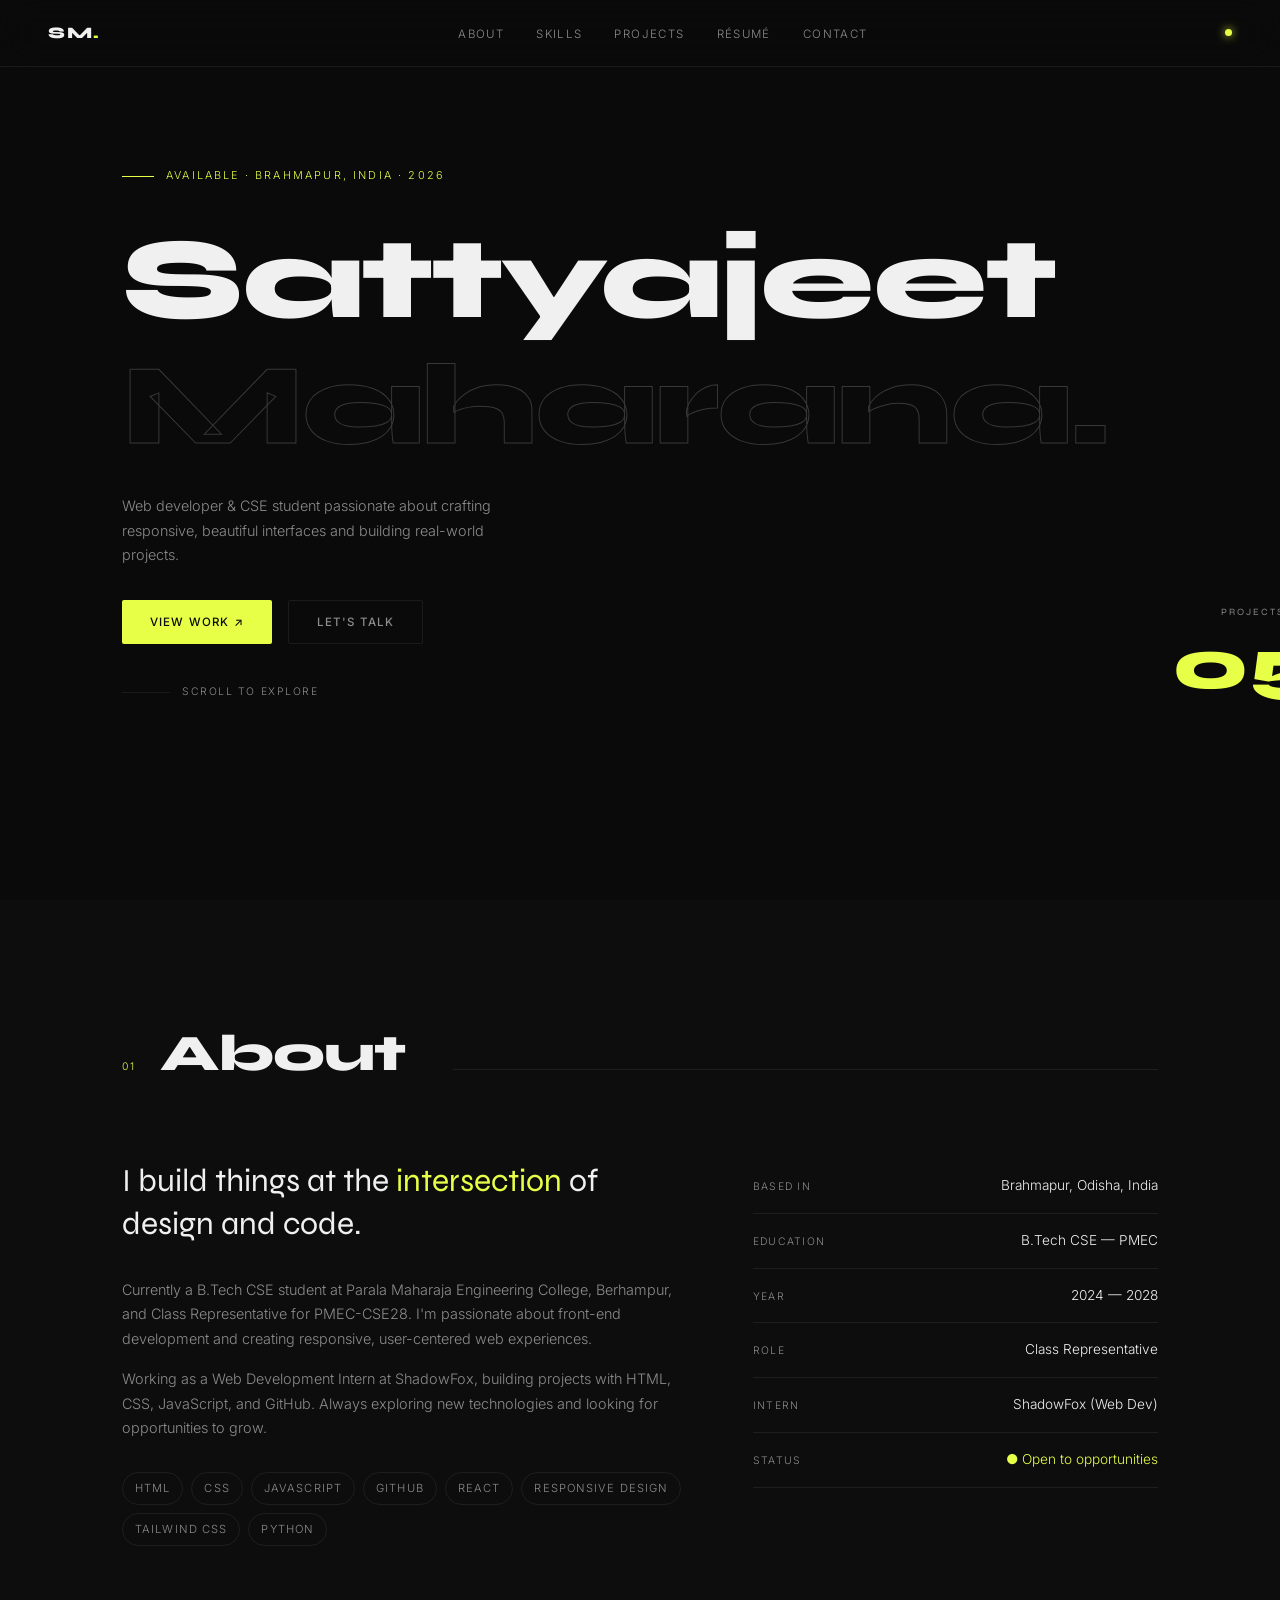
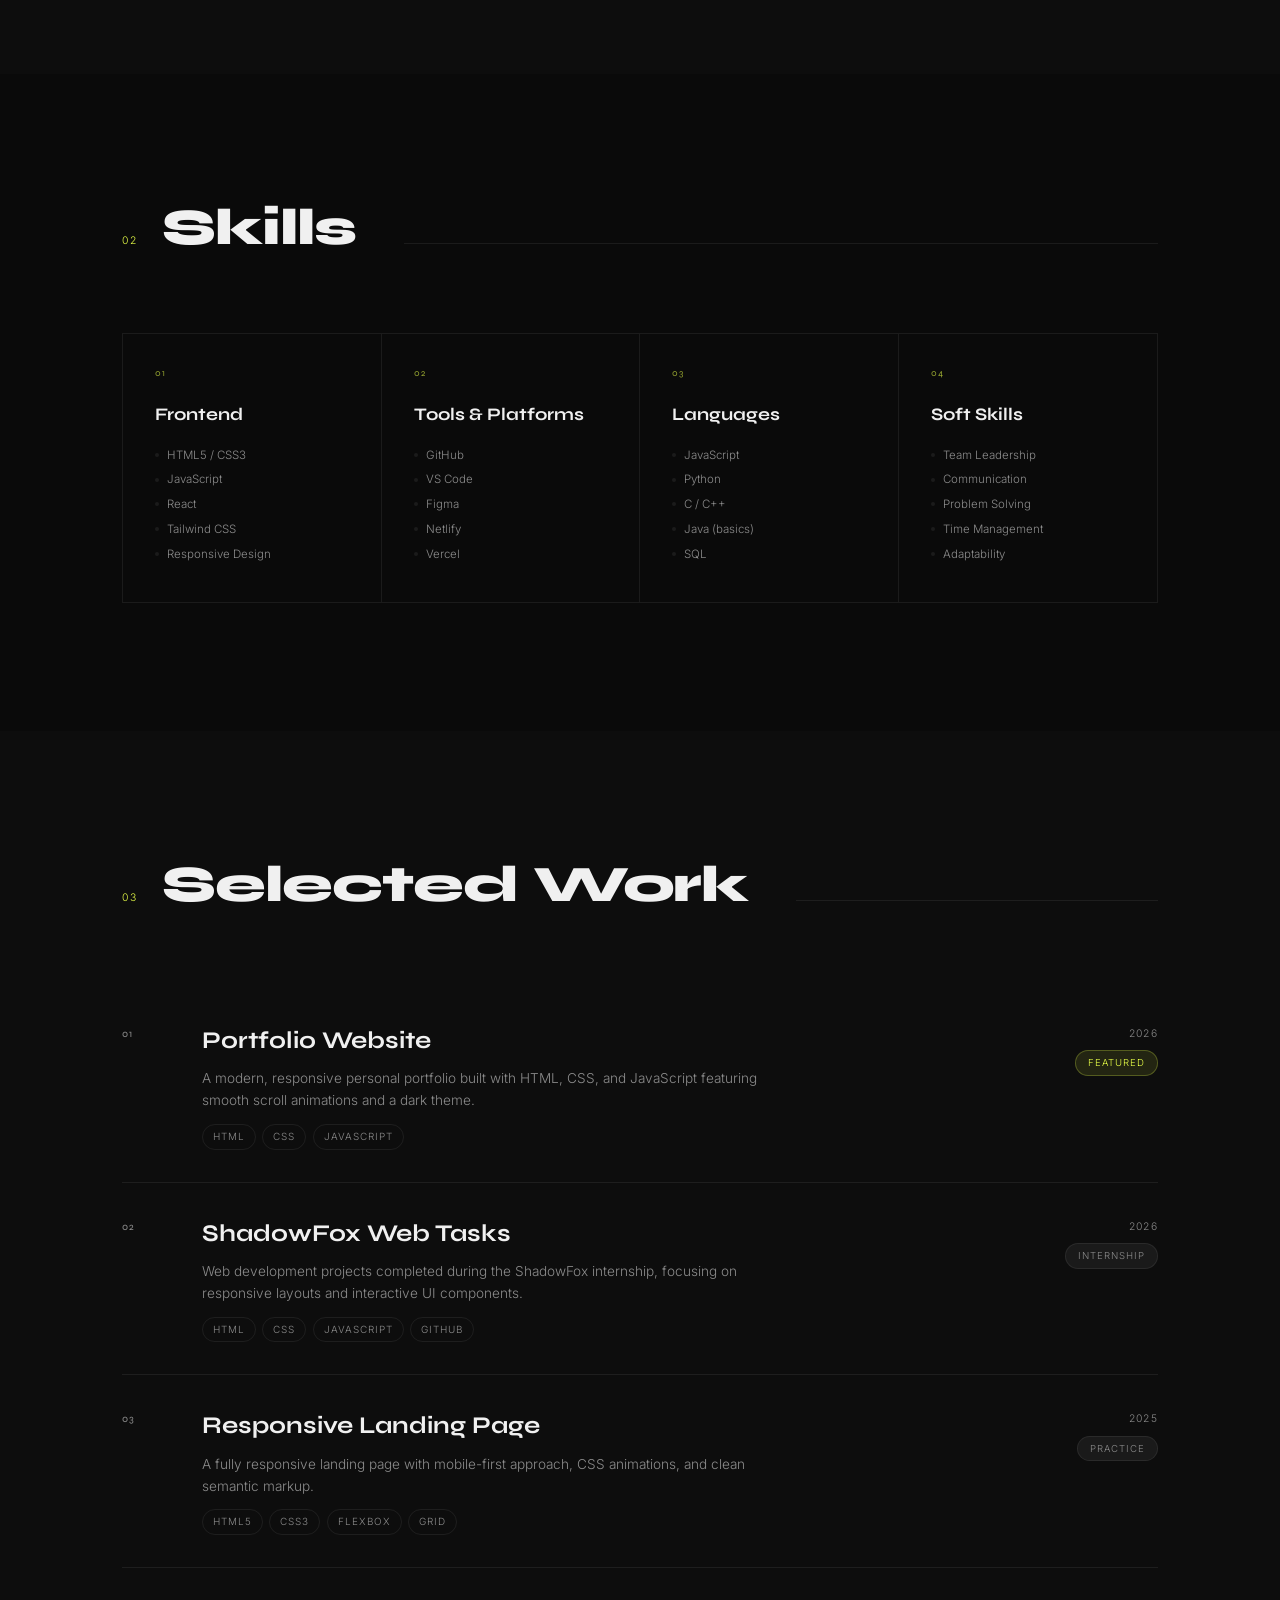
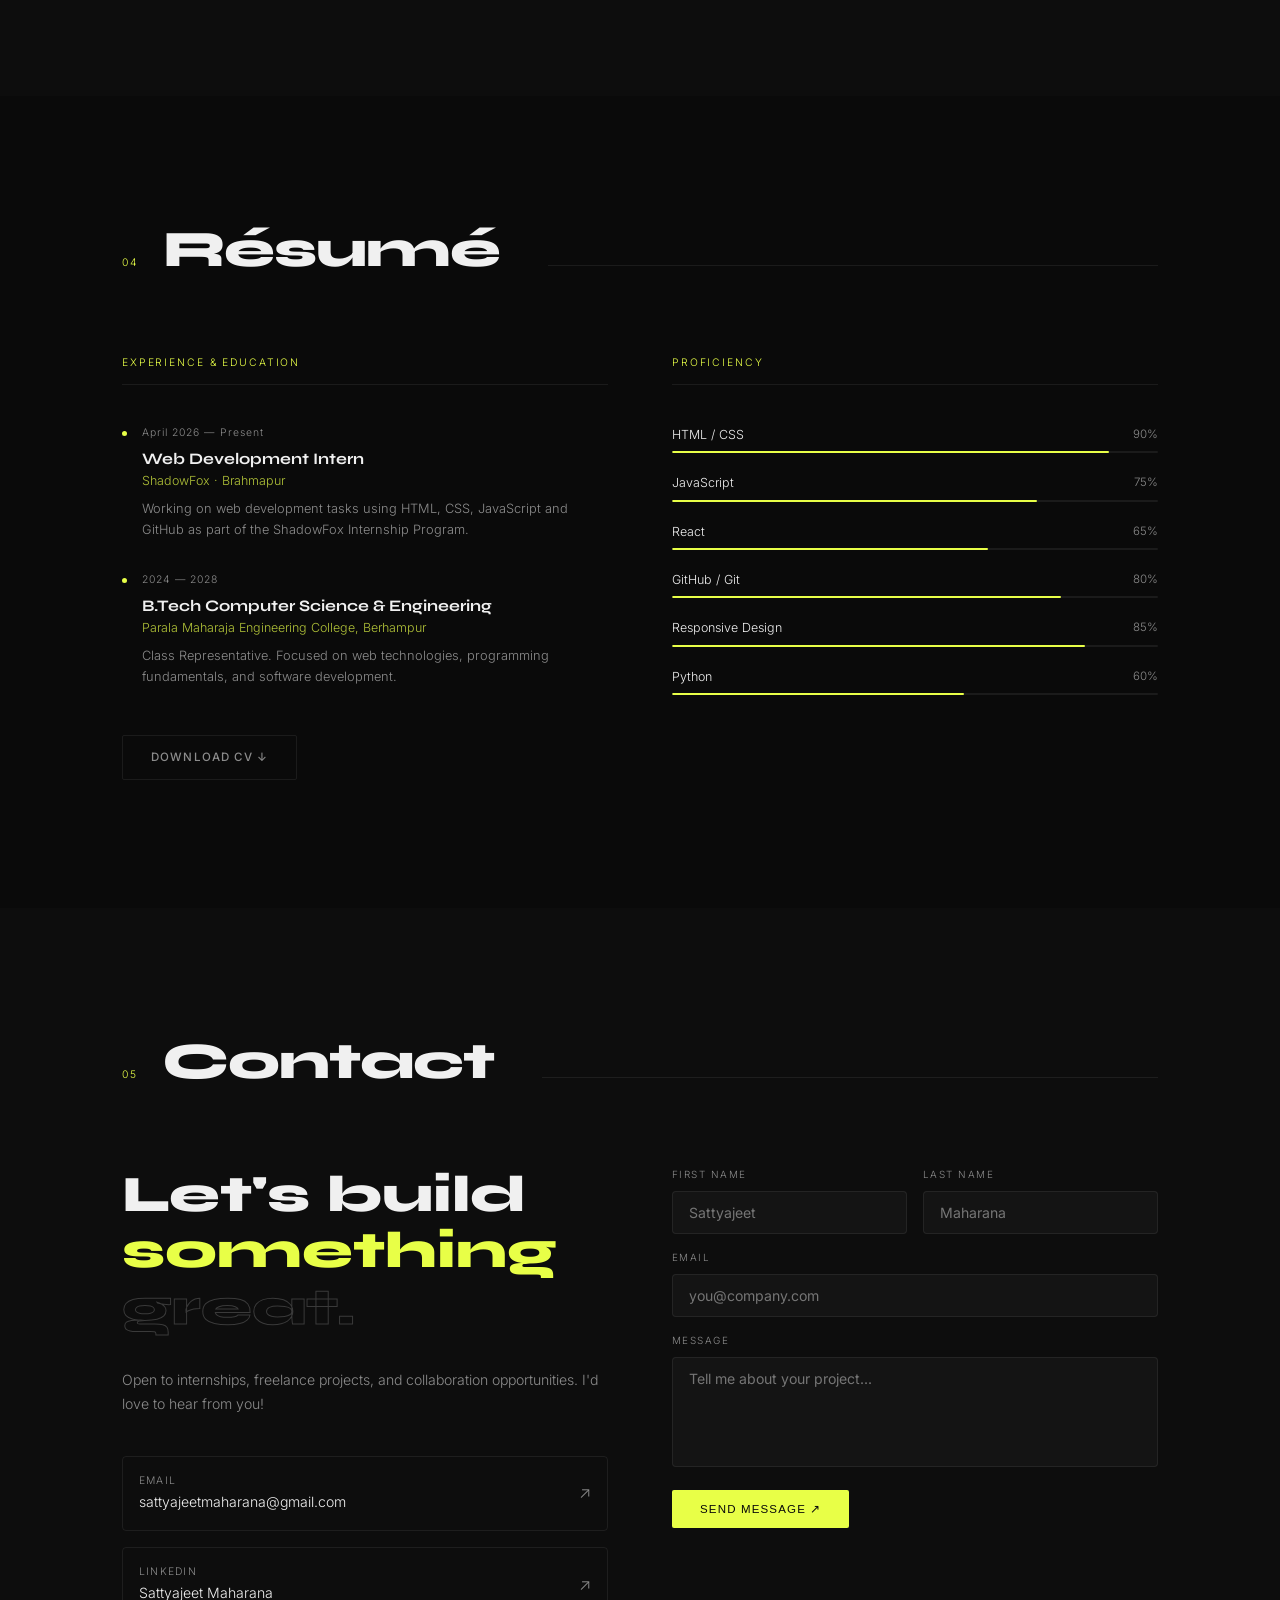
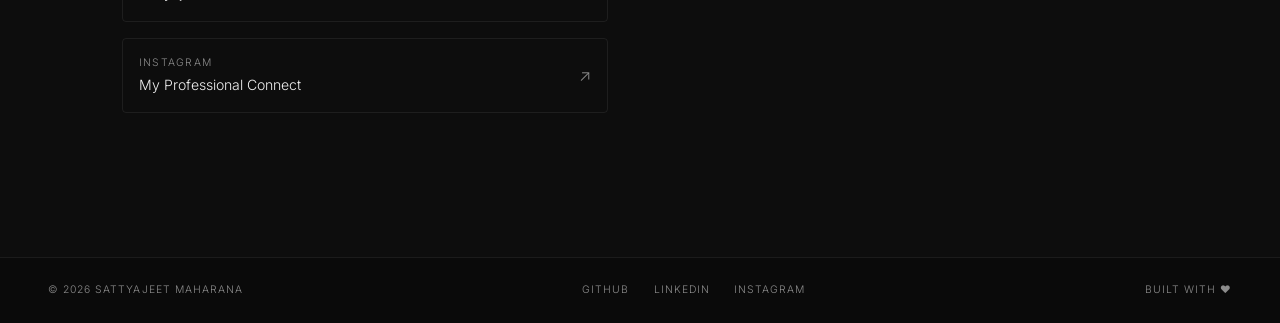
<file: index.html>
<!DOCTYPE html>
<html lang="en">
<head>
  <meta charset="UTF-8" />
  <meta name="viewport" content="width=device-width, initial-scale=1.0" />
  <title>Sattyajeet Maharana | Web Developer</title>
  <meta name="description" content="Portfolio of Sattyajeet Maharana - Web Developer & CSE Student at PMEC Berhampur" />
  <link rel="stylesheet" href="style.css" />
</head>
<body>

<!-- NAV -->
<nav>
  <a href="#hero" class="logo">SM<span>.</span></a>
  <button class="hamburger" onclick="document.querySelector('.nav-links').classList.toggle('open')" aria-label="Menu">
    <span></span><span></span><span></span>
  </button>
  <ul class="nav-links">
    <li><a href="#about">About</a></li>
    <li><a href="#skills">Skills</a></li>
    <li><a href="#projects">Projects</a></li>
    <li><a href="#resume">Résumé</a></li>
    <li><a href="#contact">Contact</a></li>
  </ul>
  <div class="nav-dot"></div>
</nav>

<!-- HERO -->
<section id="hero">
  <div class="container">
    <div class="hero-grid">
      <div>
        <p class="hero-tag">Available · Brahmapur, India · 2026</p>
        <h1 class="hero-title">
          <span class="reveal-left">Sattyajeet</span>
          <span class="text-stroke reveal-right">Maharana.</span>
        </h1>
        <p class="hero-desc">Web developer & CSE student passionate about crafting responsive, beautiful interfaces and building real-world projects.</p>
        <div class="hero-btns">
          <a href="#projects" class="btn-primary">View Work ↗</a>
          <a href="#contact" class="btn-outline">Let's Talk</a>
        </div>
        <div class="hero-scroll">Scroll to explore</div>
      </div>
      <div class="hero-counter">
        <div class="hero-counter-label">Projects built</div>
        <span class="hero-counter-num" id="counter">00</span>
      </div>
    </div>
  </div>
</section>

<!-- ABOUT -->
<section id="about" class="section-alt">
  <div class="container">
    <div class="section-heading reveal">
      <span class="section-num">01</span>
      <h2>About</h2>
      <div class="section-line"></div>
    </div>
    <div class="about-grid">
      <div class="reveal">
        <p class="about-headline">I build things at the <em>intersection</em> of design and code.</p>
        <div class="about-text">
          <p>Currently a B.Tech CSE student at Parala Maharaja Engineering College, Berhampur, and Class Representative for PMEC-CSE28. I'm passionate about front-end development and creating responsive, user-centered web experiences.</p>
          <p>Working as a Web Development Intern at ShadowFox, building projects with HTML, CSS, JavaScript, and GitHub. Always exploring new technologies and looking for opportunities to grow.</p>
        </div>
        <div class="about-pills">
          <span class="pill">HTML</span><span class="pill">CSS</span><span class="pill">JavaScript</span>
          <span class="pill">GitHub</span><span class="pill">React</span><span class="pill">Responsive Design</span>
          <span class="pill">Tailwind CSS</span><span class="pill">Python</span>
        </div>
      </div>
      <div class="about-meta reveal">
        <div class="about-meta-row"><span class="about-meta-label">Based in</span><span class="about-meta-value">Brahmapur, Odisha, India</span></div>
        <div class="about-meta-row"><span class="about-meta-label">Education</span><span class="about-meta-value">B.Tech CSE — PMEC</span></div>
        <div class="about-meta-row"><span class="about-meta-label">Year</span><span class="about-meta-value">2024 — 2028</span></div>
        <div class="about-meta-row"><span class="about-meta-label">Role</span><span class="about-meta-value">Class Representative</span></div>
        <div class="about-meta-row"><span class="about-meta-label">Intern</span><span class="about-meta-value">ShadowFox (Web Dev)</span></div>
        <div class="about-meta-row"><span class="about-meta-label">Status</span><span class="about-meta-value highlight">● Open to opportunities</span></div>
      </div>
    </div>
  </div>
</section>

<!-- SKILLS -->
<section id="skills">
  <div class="container">
    <div class="section-heading reveal">
      <span class="section-num">02</span>
      <h2>Skills</h2>
      <div class="section-line"></div>
    </div>
    <div class="skills-grid reveal">
      <div class="skill-card">
        <div class="skill-num">01</div>
        <div class="skill-name">Frontend</div>
        <div class="skill-tag">HTML5 / CSS3</div>
        <div class="skill-tag">JavaScript</div>
        <div class="skill-tag">React</div>
        <div class="skill-tag">Tailwind CSS</div>
        <div class="skill-tag">Responsive Design</div>
      </div>
      <div class="skill-card">
        <div class="skill-num">02</div>
        <div class="skill-name">Tools & Platforms</div>
        <div class="skill-tag">GitHub</div>
        <div class="skill-tag">VS Code</div>
        <div class="skill-tag">Figma</div>
        <div class="skill-tag">Netlify</div>
        <div class="skill-tag">Vercel</div>
      </div>
      <div class="skill-card">
        <div class="skill-num">03</div>
        <div class="skill-name">Languages</div>
        <div class="skill-tag">JavaScript</div>
        <div class="skill-tag">Python</div>
        <div class="skill-tag">C / C++</div>
        <div class="skill-tag">Java (basics)</div>
        <div class="skill-tag">SQL</div>
      </div>
      <div class="skill-card">
        <div class="skill-num">04</div>
        <div class="skill-name">Soft Skills</div>
        <div class="skill-tag">Team Leadership</div>
        <div class="skill-tag">Communication</div>
        <div class="skill-tag">Problem Solving</div>
        <div class="skill-tag">Time Management</div>
        <div class="skill-tag">Adaptability</div>
      </div>
    </div>
  </div>
</section>

<!-- PROJECTS -->
<section id="projects" class="section-alt">
  <div class="container">
    <div class="section-heading reveal">
      <span class="section-num">03</span>
      <h2>Selected Work</h2>
      <div class="section-line"></div>
    </div>
    <div class="reveal">
      <div class="project-row">
        <div class="project-num">01</div>
        <div>
          <div class="project-title">Portfolio Website</div>
          <p class="project-desc">A modern, responsive personal portfolio built with HTML, CSS, and JavaScript featuring smooth scroll animations and a dark theme.</p>
          <div class="project-techs"><span class="project-tech">HTML</span><span class="project-tech">CSS</span><span class="project-tech">JavaScript</span></div>
        </div>
        <div class="project-meta">
          <span class="project-year">2026</span>
          <span class="project-badge accent">Featured</span>
          <span class="project-arrow">↗</span>
        </div>
      </div>
      <div class="project-row">
        <div class="project-num">02</div>
        <div>
          <div class="project-title">ShadowFox Web Tasks</div>
          <p class="project-desc">Web development projects completed during the ShadowFox internship, focusing on responsive layouts and interactive UI components.</p>
          <div class="project-techs"><span class="project-tech">HTML</span><span class="project-tech">CSS</span><span class="project-tech">JavaScript</span><span class="project-tech">GitHub</span></div>
        </div>
        <div class="project-meta">
          <span class="project-year">2026</span>
          <span class="project-badge">Internship</span>
          <span class="project-arrow">↗</span>
        </div>
      </div>
      <div class="project-row">
        <div class="project-num">03</div>
        <div>
          <div class="project-title">Responsive Landing Page</div>
          <p class="project-desc">A fully responsive landing page with mobile-first approach, CSS animations, and clean semantic markup.</p>
          <div class="project-techs"><span class="project-tech">HTML5</span><span class="project-tech">CSS3</span><span class="project-tech">Flexbox</span><span class="project-tech">Grid</span></div>
        </div>
        <div class="project-meta">
          <span class="project-year">2025</span>
          <span class="project-badge">Practice</span>
          <span class="project-arrow">↗</span>
        </div>
      </div>
    </div>
  </div>
</section>

<!-- RESUME -->
<section id="resume">
  <div class="container">
    <div class="section-heading reveal">
      <span class="section-num">04</span>
      <h2>Résumé</h2>
      <div class="section-line"></div>
    </div>
    <div class="resume-grid">
      <div class="reveal">
        <div class="resume-label">Experience & Education</div>
        <div class="timeline-item">
          <div class="timeline-date">April 2026 — Present</div>
          <div class="timeline-title">Web Development Intern</div>
          <div class="timeline-org">ShadowFox · Brahmapur</div>
          <div class="timeline-text">Working on web development tasks using HTML, CSS, JavaScript and GitHub as part of the ShadowFox Internship Program.</div>
        </div>
        <div class="timeline-item">
          <div class="timeline-date">2024 — 2028</div>
          <div class="timeline-title">B.Tech Computer Science & Engineering</div>
          <div class="timeline-org">Parala Maharaja Engineering College, Berhampur</div>
          <div class="timeline-text">Class Representative. Focused on web technologies, programming fundamentals, and software development.</div>
        </div>
        <a href="#" class="btn-outline" style="margin-top:1rem;">Download CV ↓</a>
      </div>
      <div class="reveal" id="proficiency-section">
        <div class="resume-label">Proficiency</div>
        <div class="bar-wrap"><div class="bar-label"><span>HTML / CSS</span><span>90%</span></div><div class="bar-track"><div class="bar-fill" style="--pct:90%"></div></div></div>
        <div class="bar-wrap"><div class="bar-label"><span>JavaScript</span><span>75%</span></div><div class="bar-track"><div class="bar-fill" style="--pct:75%"></div></div></div>
        <div class="bar-wrap"><div class="bar-label"><span>React</span><span>65%</span></div><div class="bar-track"><div class="bar-fill" style="--pct:65%"></div></div></div>
        <div class="bar-wrap"><div class="bar-label"><span>GitHub / Git</span><span>80%</span></div><div class="bar-track"><div class="bar-fill" style="--pct:80%"></div></div></div>
        <div class="bar-wrap"><div class="bar-label"><span>Responsive Design</span><span>85%</span></div><div class="bar-track"><div class="bar-fill" style="--pct:85%"></div></div></div>
        <div class="bar-wrap"><div class="bar-label"><span>Python</span><span>60%</span></div><div class="bar-track"><div class="bar-fill" style="--pct:60%"></div></div></div>
      </div>
    </div>
  </div>
</section>

<!-- CONTACT -->
<section id="contact" class="section-alt">
  <div class="container">
    <div class="section-heading reveal">
      <span class="section-num">05</span>
      <h2>Contact</h2>
      <div class="section-line"></div>
    </div>
    <div class="contact-grid">
      <div class="reveal">
        <h3 class="contact-title">Let's build<br><span class="accent">something</span><br><span class="stroke">great.</span></h3>
        <p class="contact-subtitle">Open to internships, freelance projects, and collaboration opportunities. I'd love to hear from you!</p>
        <a href="mailto:sattyajeetmaharana@gmail.com" class="contact-link">
          <div><div class="contact-link-label">Email</div><div class="contact-link-value">sattyajeetmaharana@gmail.com</div></div>
          <span class="contact-link-arrow">↗</span>
        </a>
        <a href="https://www.linkedin.com/in/sattyajeet-maharana-974bb9328" target="_blank" rel="noopener noreferrer" class="contact-link">
          <div><div class="contact-link-label">LinkedIn</div><div class="contact-link-value">Sattyajeet Maharana</div></div>
          <span class="contact-link-arrow">↗</span>
        </a>
        <a href="https://www.instagram.com/sattyajeet_maharana" target="_blank" rel="noopener noreferrer" class="contact-link">
          <div><div class="contact-link-label">Instagram</div><div class="contact-link-value">My Professional Connect</div></div>
          <span class="contact-link-arrow">↗</span>
        </a>
      </div>
      <div class="reveal">
        <div class="form-row">
          <div class="form-group"><label>First name</label><input placeholder="Sattyajeet" /></div>
          <div class="form-group"><label>Last name</label><input placeholder="Maharana" /></div>
        </div>
        <div class="form-group"><label>Email</label><input type="email" placeholder="you@company.com" /></div>
        <div class="form-group"><label>Message</label><textarea placeholder="Tell me about your project..."></textarea></div>
        <button class="btn-primary" onclick="this.outerHTML='<div style=\'background:rgba(74,222,128,0.1);border:1px solid rgba(74,222,128,0.2);color:#4ade80;padding:0.75rem;border-radius:4px;font-size:0.78rem;letter-spacing:0.05em;text-align:center\'>✓ Sent! I\'ll reply within 24 hours.</div>'">Send Message ↗</button>
      </div>
    </div>
  </div>
</section>

<!-- FOOTER -->
<footer>
  <span>© 2026 Sattyajeet Maharana</span>
  <div class="footer-links">
    <a href="https://github.com/sattyajeetmaharana" target="_blank">GitHub</a>
    <a href="https://www.linkedin.com/in/sattyajeet-maharana-974bb9328" target="_blank">LinkedIn</a>
    <a href="https://www.instagram.com/sattyajeet_maharana" target="_blank">Instagram</a>
  </div>
  <span>Built with ♥</span>
</footer>

<script>
// Counter animation
(function(){
  const el=document.getElementById('counter');
  let start=Date.now(),target=5,dur=2000;
  let t=setInterval(()=>{
    let p=Math.min((Date.now()-start)/dur,1);
    let e=1-Math.pow(1-p,3);
    el.textContent=String(Math.round(e*target)).padStart(2,'0');
    if(p>=1)clearInterval(t);
  },30);
})();

// Scroll reveal
const obs=new IntersectionObserver((entries)=>{
  entries.forEach(e=>{if(e.isIntersecting){e.target.classList.add('visible');obs.unobserve(e.target)}});
},{threshold:0.15});
document.querySelectorAll('.reveal, .reveal-left, .reveal-right').forEach(el=>obs.observe(el));

// Bar animation
const barObs=new IntersectionObserver((entries)=>{
  entries.forEach(e=>{
    if(e.isIntersecting){
      e.target.querySelectorAll('.bar-fill').forEach((b,i)=>{
        setTimeout(()=>b.classList.add('visible'),i*100);
      });
      barObs.unobserve(e.target);
    }
  });
},{threshold:0.3});
const ps=document.getElementById('proficiency-section');
if(ps)barObs.observe(ps);
</script>

</body>
</html>
</file>
<file: style.css>
@import url('https://fonts.googleapis.com/css2?family=Inter:wght@300;400;500;600&family=Syne:wght@400;700;800&display=swap');

*, *::before, *::after { margin: 0; padding: 0; box-sizing: border-box; }

:root {
  --bg: #0a0a0a;
  --fg: #f0f0f0;
  --card: #121212;
  --primary: #e8ff47;
  --primary-fg: #0a0a0a;
  --muted: #8c8c8c;
  --border: rgba(255,255,255,0.07);
  --border-hover: rgba(255,255,255,0.15);
  --surface-alt: #0d0d0d;
  --secondary: #1a1a1a;
  --font-heading: 'Syne', sans-serif;
  --font-body: 'Inter', sans-serif;
}

html { scroll-behavior: smooth; }
body {
  background: var(--bg);
  color: var(--fg);
  font-family: var(--font-body);
  font-weight: 300;
  -webkit-font-smoothing: antialiased;
  overflow-x: hidden;
  line-height: 1.6;
}
a { color: inherit; text-decoration: none; }
ul, ol { list-style: none; }

.container { max-width: 1100px; margin: 0 auto; padding: 0 2rem; }

/* ── NAV ── */
nav {
  position: fixed; top: 0; left: 0; right: 0; z-index: 50;
  display: flex; justify-content: space-between; align-items: center;
  padding: 1.25rem 3rem;
  border-bottom: 1px solid var(--border);
  background: rgba(10,10,10,0.8);
  backdrop-filter: blur(20px);
}
.logo { font-family: var(--font-heading); font-weight: 800; font-size: 1rem; letter-spacing: 0.1em; }
.logo span { color: var(--primary); }
.nav-links { display: flex; gap: 2rem; }
.nav-links a {
  font-size: 0.72rem; letter-spacing: 0.12em; text-transform: uppercase;
  color: var(--muted); transition: color 0.3s;
}
.nav-links a:hover { color: var(--fg); }
.nav-dot {
  width: 7px; height: 7px; border-radius: 50%;
  background: var(--primary);
  box-shadow: 0 0 10px var(--primary);
  animation: pulse 2s ease-in-out infinite;
}
@keyframes pulse { 0%,100%{opacity:1;transform:scale(1)} 50%{opacity:.5;transform:scale(.8)} }
.hamburger { display: none; flex-direction: column; gap: 5px; background: none; border: none; cursor: pointer; padding: 4px; }
.hamburger span { display: block; width: 20px; height: 1px; background: var(--fg); }

/* ── SECTION UTILS ── */
.section-heading {
  display: flex; align-items: baseline; gap: 1.5rem; margin-bottom: 5rem;
}
.section-num { font-size: 0.65rem; letter-spacing: 0.18em; text-transform: uppercase; color: var(--primary); }
.section-heading h2 { font-family: var(--font-heading); font-size: clamp(2.2rem,4vw,3.5rem); font-weight: 800; letter-spacing: -0.02em; line-height: 1; }
.section-line { flex: 1; height: 1px; background: var(--border); margin-left: 1.5rem; }
.section-alt { background: var(--surface-alt); }
section { padding: 8rem 1.5rem; }

.pill {
  font-size: 0.7rem; letter-spacing: 0.1em; text-transform: uppercase;
  border: 1px solid var(--border); border-radius: 999px;
  padding: 0.4rem 0.75rem; color: var(--muted); transition: all 0.3s;
  display: inline-block;
}
.pill:hover { border-color: rgba(232,255,71,0.25); color: var(--primary); }

/* ── HERO ── */
#hero {
  min-height: 100vh; display: flex; align-items: center; padding-top: 6rem;
}
.hero-grid { display: grid; grid-template-columns: 1fr auto; gap: 4rem; align-items: end; width: 100%; }
.hero-tag {
  font-size: 0.68rem; letter-spacing: 0.2em; text-transform: uppercase;
  color: var(--primary); margin-bottom: 2rem;
  display: flex; align-items: center; gap: 0.75rem;
}
.hero-tag::before { content: ''; width: 2rem; height: 1px; background: var(--primary); }
 .hero-title {
  font-family: var(--font-heading);
  font-weight: 800;
  font-size: clamp(3.5rem,9vw,9rem);
  line-height: 1.1;
  letter-spacing: -0.02em;
}
.hero-title span { display:block; }
.text-stroke {
  -webkit-text-stroke: 1px rgba(240,240,240,0.2); color: transparent;
  transition: -webkit-text-stroke 0.3s;
}
.text-stroke:hover { -webkit-text-stroke-color: var(--fg); }
.hero-desc { font-size: 0.9rem; color: var(--muted); max-width: 26rem; margin-top: 1.5rem; line-height: 1.7; }
.hero-btns { display: flex; gap: 1rem; margin-top: 2rem; flex-wrap: wrap; }
.btn-primary {
  display: inline-flex; align-items: center; gap: 0.5rem;
  font-size: 0.72rem; letter-spacing: 0.1em; text-transform: uppercase; font-weight: 500;
  padding: 0.75rem 1.75rem; background: var(--primary); color: var(--primary-fg);
  border: none; border-radius: 2px; cursor: pointer; transition: transform 0.3s;
}
.btn-primary:hover { transform: translateY(-2px); }
.btn-outline {
  display: inline-flex; align-items: center; gap: 0.5rem;
  font-size: 0.72rem; letter-spacing: 0.1em; text-transform: uppercase; font-weight: 500;
  padding: 0.75rem 1.75rem; background: none; color: var(--muted);
  border: 1px solid var(--border); border-radius: 2px; cursor: pointer; transition: all 0.3s;
}
.btn-outline:hover { color: var(--fg); transform: translateY(-2px); }
.hero-scroll {
  display: flex; align-items: center; gap: 0.75rem; margin-top: 2.5rem;
  font-size: 0.65rem; letter-spacing: 0.15em; text-transform: uppercase; color: var(--muted);
}
.hero-scroll::before { content: ''; width: 3rem; height: 1px; background: var(--border); }
.hero-counter { text-align: right; }
.hero-counter-label { font-family: var(--font-heading); font-size: 0.6rem; letter-spacing: 0.2em; text-transform: uppercase; color: var(--muted); margin-bottom: 0.5rem; }
.hero-counter-num { font-family: var(--font-heading); font-size: 4.5rem; font-weight: 800; line-height: 1; color: var(--primary); }

/* ── ABOUT ── */
.about-grid { display: grid; grid-template-columns: 1.4fr 1fr; gap: 4rem; align-items: start; }
.about-headline { font-family: var(--font-heading); font-size: clamp(1.3rem,2.5vw,2rem); line-height: 1.35; margin-bottom: 2rem; }
.about-headline em { color: var(--primary); font-style: normal; }
.about-text { font-size: 0.9rem; color: var(--muted); line-height: 1.7; }
.about-text p + p { margin-top: 1rem; }
.about-pills { display: flex; flex-wrap: wrap; gap: 0.5rem; margin-top: 2rem; }
.about-meta { display: flex; flex-direction: column; }
.about-meta-row {
  display: flex; justify-content: space-between; align-items: baseline;
  padding: 1rem 0; border-bottom: 1px solid var(--border);
}
.about-meta-label { font-size: 0.65rem; letter-spacing: 0.12em; text-transform: uppercase; color: var(--muted); }
.about-meta-value { font-size: 0.85rem; text-align: right; }
.about-meta-value.highlight { color: var(--primary); }

/* ── SKILLS ── */
.skills-grid { display: grid; grid-template-columns: repeat(4,1fr); border: 1px solid var(--border); }
.skill-card {
  padding: 2rem; border-right: 1px solid var(--border);
  transition: background 0.3s; cursor: default;
}
.skill-card:last-child { border-right: none; }
.skill-card:hover { background: rgba(232,255,71,0.03); }
.skill-num { font-family: var(--font-heading); font-size: 0.6rem; letter-spacing: 0.15em; color: var(--primary); opacity: 0.6; margin-bottom: 1.25rem; }
.skill-name { font-family: var(--font-heading); font-size: 1.1rem; font-weight: 700; margin-bottom: 1rem; }
.skill-tag { font-size: 0.72rem; color: var(--muted); display: flex; align-items: center; gap: 0.5rem; margin-bottom: 0.4rem; }
.skill-tag::before { content: ''; width: 4px; height: 4px; border-radius: 50%; background: var(--border); flex-shrink: 0; transition: background 0.3s; }
.skill-card:hover .skill-tag::before { background: var(--primary); }

/* ── PROJECTS ── */
.project-row {
  display: grid; grid-template-columns: 3rem 1fr auto; gap: 2rem;
  padding: 2rem 0; border-bottom: 1px solid var(--border);
  cursor: pointer; position: relative; transition: all 0.3s;
}
.project-row::after {
  content: ''; position: absolute; left: 0; bottom: -1px;
  height: 1px; width: 0; background: var(--primary); transition: width 0.5s;
}
.project-row:hover::after { width: 100%; }
.project-num { font-family: var(--font-heading); font-size: 0.65rem; letter-spacing: 0.12em; color: var(--muted); padding-top: 0.25rem; transition: color 0.3s; }
.project-row:hover .project-num { color: var(--primary); }
.project-title { font-family: var(--font-heading); font-size: 1.5rem; font-weight: 700; margin-bottom: 0.5rem; transition: color 0.3s; }
.project-row:hover .project-title { color: var(--primary); }
.project-desc { font-size: 0.85rem; color: var(--muted); max-width: 36rem; line-height: 1.6; }
.project-techs { display: flex; flex-wrap: wrap; gap: 0.4rem; margin-top: 0.75rem; }
.project-tech {
  font-size: 0.62rem; letter-spacing: 0.1em; text-transform: uppercase;
  border: 1px solid var(--border); padding: 0.25rem 0.625rem; border-radius: 999px; color: var(--muted);
}
.project-meta { display: flex; flex-direction: column; align-items: flex-end; gap: 0.5rem; padding-top: 0.25rem; }
.project-year { font-size: 0.65rem; letter-spacing: 0.12em; color: var(--muted); }
.project-badge {
  font-size: 0.6rem; letter-spacing: 0.1em; text-transform: uppercase;
  padding: 0.25rem 0.75rem; border-radius: 999px; border: 1px solid var(--border);
  color: var(--muted); background: var(--secondary);
}
.project-badge.accent { background: rgba(232,255,71,0.1); border-color: rgba(232,255,71,0.25); color: var(--primary); }
.project-arrow { font-size: 1.1rem; color: var(--muted); opacity: 0; transform: translateX(-8px); transition: all 0.3s; }
.project-row:hover .project-arrow { opacity: 1; transform: translateX(0); }

/* ── RESUME ── */
.resume-grid { display: grid; grid-template-columns: 1fr 1fr; gap: 4rem; }
.resume-label { font-size: 0.65rem; letter-spacing: 0.18em; text-transform: uppercase; color: var(--primary); margin-bottom: 2.5rem; padding-bottom: 0.75rem; border-bottom: 1px solid var(--border); }
.timeline-item { margin-bottom: 2rem; padding-left: 1.25rem; position: relative; }
.timeline-item::before { content: ''; position: absolute; left: 0; top: 6px; width: 5px; height: 5px; border-radius: 50%; background: var(--primary); }
.timeline-date { font-size: 0.65rem; letter-spacing: 0.1em; color: var(--muted); margin-bottom: 0.25rem; }
.timeline-title { font-family: var(--font-heading); font-size: 1rem; font-weight: 700; }
.timeline-org { font-size: 0.78rem; color: var(--primary); opacity: 0.75; margin-bottom: 0.5rem; }
.timeline-text { font-size: 0.8rem; color: var(--muted); line-height: 1.6; }
.bar-wrap { margin-bottom: 1.25rem; }
.bar-label { display: flex; justify-content: space-between; margin-bottom: 0.4rem; }
.bar-label span:first-child { font-size: 0.78rem; }
.bar-label span:last-child { font-size: 0.72rem; color: var(--muted); }
.bar-track { height: 2px; background: var(--border); border-radius: 2px; overflow: hidden; }
.bar-fill { height: 100%; background: var(--primary); border-radius: 2px; width: 0; transition: width 1s ease-out; }
.bar-fill.visible { width: var(--pct); }

/* ── CONTACT ── */
.contact-grid { display: grid; grid-template-columns: 1fr 1fr; gap: 4rem; align-items: start; }
.contact-title { font-family: var(--font-heading); font-size: clamp(2rem,4vw,3.5rem); font-weight: 800; line-height: 1.1; margin-bottom: 2rem; }
.contact-title .accent { color: var(--primary); }
.contact-title .stroke { -webkit-text-stroke: 1px rgba(240,240,240,0.2); color: transparent; }
.contact-subtitle { font-size: 0.88rem; color: var(--muted); margin-bottom: 2.5rem; line-height: 1.7; }
.contact-link {
  display: flex; justify-content: space-between; align-items: center;
  padding: 1rem; border: 1px solid var(--border); border-radius: 4px;
  margin-bottom: 1rem; transition: background 0.3s;
}
.contact-link:hover { background: rgba(255,255,255,0.03); }
.contact-link-label { font-size: 0.65rem; letter-spacing: 0.12em; text-transform: uppercase; color: var(--muted); margin-bottom: 0.125rem; }
.contact-link-value { font-size: 0.88rem; }
.contact-link-arrow { color: var(--muted); transition: all 0.3s; }
.contact-link:hover .contact-link-arrow { color: var(--primary); transform: translate(2px,-2px); }
.form-group { margin-bottom: 1rem; }
.form-group label { display: block; font-size: 0.62rem; letter-spacing: 0.15em; text-transform: uppercase; color: var(--muted); margin-bottom: 0.5rem; }
.form-group input, .form-group textarea {
  width: 100%; background: rgba(255,255,255,0.03); border: 1px solid var(--border);
  border-radius: 4px; padding: 0.75rem 1rem; font-size: 0.88rem;
  color: var(--fg); outline: none; font-family: var(--font-body);
  transition: border-color 0.3s, background 0.3s;
}
.form-group input:focus, .form-group textarea:focus { border-color: rgba(232,255,71,0.3); background: rgba(232,255,71,0.02); }
.form-group textarea { min-height: 110px; resize: none; }
.form-row { display: grid; grid-template-columns: 1fr 1fr; gap: 1rem; }

/* ── FOOTER ── */
footer {
  border-top: 1px solid var(--border);
  padding: 1.5rem 3rem;
  display: flex; justify-content: space-between; align-items: center;
  font-size: 0.65rem; letter-spacing: 0.1em; text-transform: uppercase; color: var(--muted);
}
footer a { transition: color 0.3s; }
footer a:hover { color: var(--fg); }
.footer-links { display: flex; gap: 1.5rem; }

/* ── SCROLL REVEAL ── */
.reveal { opacity: 0; transform: translateY(30px); transition: opacity 0.7s ease-out, transform 0.7s ease-out; }
.reveal.visible { opacity: 1; transform: translateY(0); }


/* LEFT REVEAL */
.reveal-left {
  opacity:0;
  transform:translateX(-80px);
  transition:opacity 0.8s ease, transform 0.8s ease;
}
.reveal-left.visible{
  opacity:1;
  transform:translateX(0);
}

/* RIGHT REVEAL */
.reveal-right {
  opacity:0;
  transform:translateX(80px);
  transition:opacity 0.8s ease, transform 0.8s ease;
}
.reveal-right.visible{
  opacity:1;
  transform:translateX(0);
}

/* ── RESPONSIVE ── */
@media (max-width: 768px) {
  nav { padding: 1rem 1.5rem; }
  .nav-links { display: none; }
  .nav-dot { display: none; }
  .hamburger { display: flex; }
  .hero-grid { grid-template-columns: 1fr; }
  .hero-counter { display: none; }
  .about-grid { grid-template-columns: 1fr; }
  .skills-grid { grid-template-columns: 1fr 1fr; }
  .skill-card { border-right: none; border-bottom: 1px solid var(--border); }
  .project-row { grid-template-columns: 2.5rem 1fr; }
  .project-meta { display: none; }
  .resume-grid { grid-template-columns: 1fr; }
  .contact-grid { grid-template-columns: 1fr; }
  footer { flex-direction: column; gap: 1rem; text-align: center; }
  section { padding: 5rem 1.5rem; }
}
</file>
